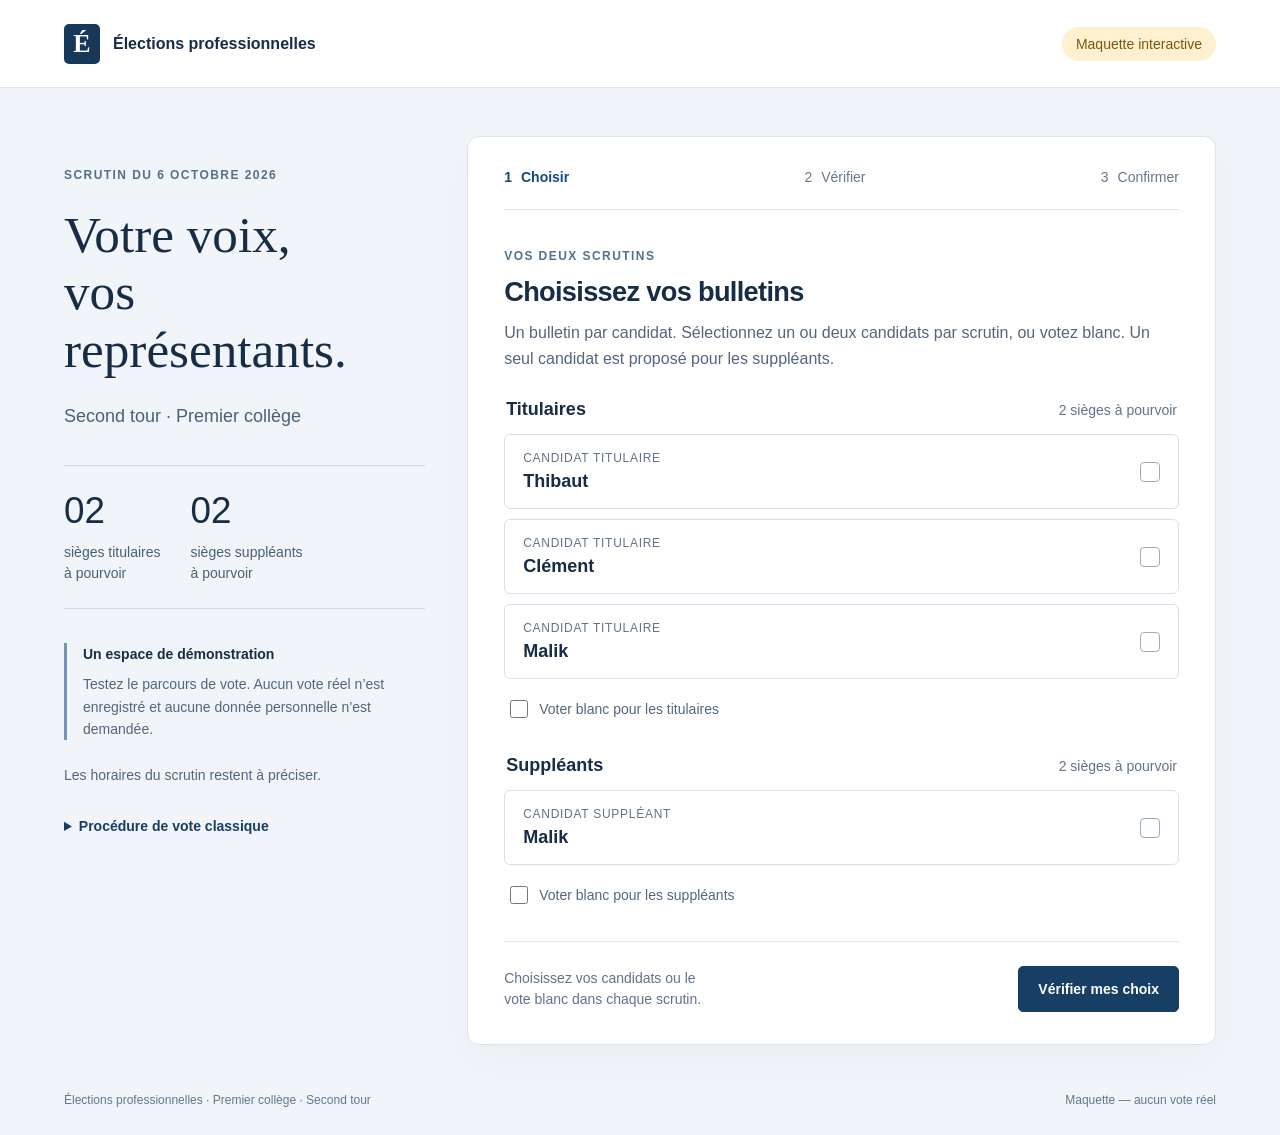
<file: site/index.html>
<!doctype html>
<html lang="fr"><head><meta charset="UTF-8"><meta name="viewport" content="width=device-width,initial-scale=1"><meta name="theme-color" content="#142c49"><title>Élections professionnelles · Second tour</title><link rel="stylesheet" href="style.css"></head>
<body><header><div class="brand"><span class="brand-mark">É</span> Élections professionnelles</div><span class="demo">Maquette interactive</span></header>
<main><aside><div class="eyebrow">SCRUTIN DU 6 OCTOBRE 2026</div><h1>Votre voix,<br>vos représentants.</h1><p class="intro">Second tour · Premier collège</p><div class="facts"><div><strong>02</strong><span>sièges titulaires<br>à pourvoir</span></div><div><strong>02</strong><span>sièges suppléants<br>à pourvoir</span></div></div><div class="notice"><strong>Un espace de démonstration</strong><p>Testez le parcours de vote. Aucun vote réel n’est enregistré et aucune donnée personnelle n’est demandée.</p></div><p class="note">Les horaires du scrutin restent à préciser.</p><details class="procedure"><summary>Procédure de vote classique</summary><p>Pour un vote papier en présentiel :</p><ol><li>Présentez-vous au bureau de vote pendant les horaires prévus. Le bureau vérifie votre inscription au premier collège et votre identité selon les consignes du scrutin.</li><li>Prenez les bulletins et les enveloppes prévus pour les deux scrutins : titulaires et suppléants.</li><li>Dans l’isoloir, préparez chaque enveloppe en suivant les règles du protocole électoral. Le vote doit rester secret. Pour un vote blanc, suivez les consignes du bureau de vote.</li><li>Déposez chaque enveloppe dans l’urne correspondante, puis signez la liste d’émargement selon les indications du bureau.</li><li>À la clôture, le bureau de vote procède au dépouillement, établit le procès-verbal et proclame les résultats.</li></ol><p><strong>À confirmer pour le scrutin officiel :</strong> la possibilité de réunir plusieurs bulletins individuels dans une enveloppe doit être vérifiée avec le bureau de vote et le protocole électoral. La sélection de deux candidats dans cette maquette ne valide pas cette règle pour le vote papier. Si un vote par correspondance est prévu, appliquez les consignes et délais spécifiques communiqués par l’organisateur.</p></details></aside>
<section class="workspace" aria-label="Bulletins de vote"><ol class="steps"><li id="step1" class="active">1 <span>Choisir</span></li><li id="step2">2 <span>Vérifier</span></li><li id="step3">3 <span>Confirmer</span></li></ol>
<div id="choose"><div class="section-heading"><span class="eyebrow">VOS DEUX SCRUTINS</span><h2>Choisissez vos bulletins</h2><p>Un bulletin par candidat. Sélectionnez un ou deux candidats par scrutin, ou votez blanc. Un seul candidat est proposé pour les suppléants.</p></div><form id="ballots"><fieldset><legend>Titulaires <span>2 sièges à pourvoir</span></legend><div class="choices"><label class="ballot"><input type="checkbox" name="titulaire" value="Thibaut"><span><small>CANDIDAT TITULAIRE</small><strong>Thibaut</strong></span><span class="radio"></span></label><label class="ballot"><input type="checkbox" name="titulaire" value="Clément"><span><small>CANDIDAT TITULAIRE</small><strong>Clément</strong></span><span class="radio"></span></label><label class="ballot"><input type="checkbox" name="titulaire" value="Malik"><span><small>CANDIDAT TITULAIRE</small><strong>Malik</strong></span><span class="radio"></span></label><label class="blank"><input type="checkbox" name="titulaire" value="Vote blanc"> Voter blanc pour les titulaires</label></div></fieldset>
<fieldset><legend>Suppléants <span>2 sièges à pourvoir</span></legend><div class="choices"><label class="ballot"><input type="checkbox" name="suppleant" value="Malik"><span><small>CANDIDAT SUPPLÉANT</small><strong>Malik</strong></span><span class="radio"></span></label><label class="blank"><input type="checkbox" name="suppleant" value="Vote blanc"> Voter blanc pour les suppléants</label></div></fieldset><div class="actions"><span id="selection-status" role="status" aria-live="polite">Choisissez vos candidats ou le vote blanc dans chaque scrutin.</span><button type="submit">Vérifier mes choix</button></div></form></div>
<div id="review" hidden tabindex="-1"><span class="eyebrow">VÉRIFICATION</span><h2>Relisez vos choix</h2><p>Vous pouvez encore modifier vos bulletins avant de confirmer cette simulation.</p><div class="summary"><div><span>Titulaires</span><strong id="review-t"></strong></div><div><span>Suppléants</span><strong id="review-s"></strong></div></div><p class="simulation">Cette confirmation ne constitue pas un vote officiel.</p><div class="actions"><button type="button" class="secondary" id="edit">Modifier mes choix</button><button type="button" id="confirm">Confirmer la simulation</button></div></div>
<div id="success" hidden tabindex="-1"><div class="success-mark" aria-hidden="true">✓</div><span class="eyebrow">PARCOURS TERMINÉ</span><h2>Simulation confirmée</h2><p>Vous avez terminé le parcours de démonstration pour les titulaires et les suppléants.</p><div class="simulation">Aucun bulletin n’a été envoyé ou enregistré. Vous pouvez recommencer autant de fois que vous le souhaitez.</div><button type="button" id="restart">Recommencer la simulation</button></div>
</section></main><footer><span>Élections professionnelles · Premier collège · Second tour</span><span>Maquette — aucun vote réel</span></footer><script src="app.js"></script></body></html>
</file>
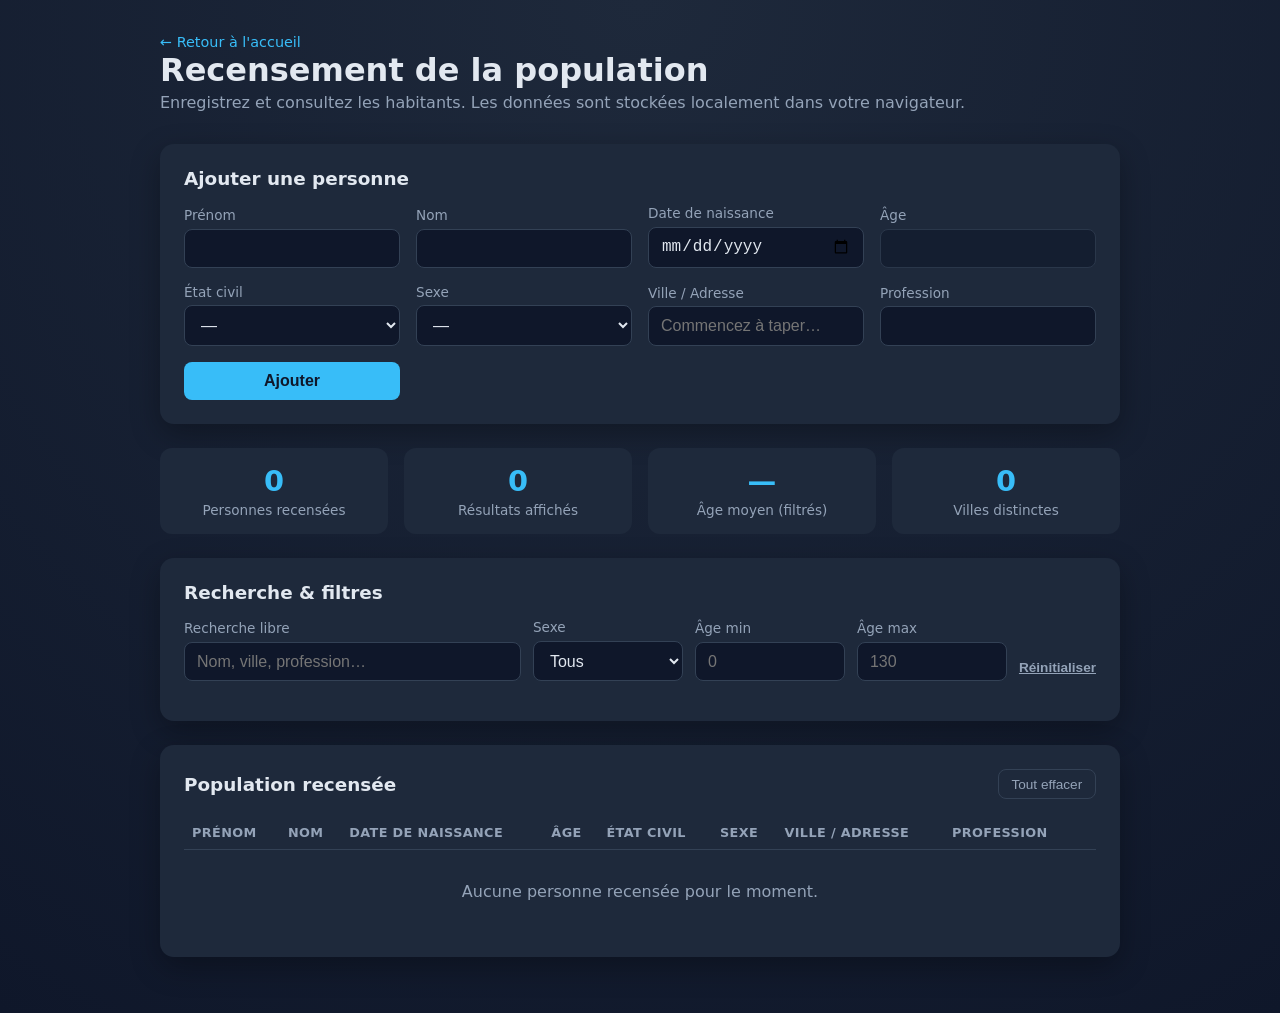
<file: site/recensement.html>
<!doctype html>
<html lang="fr">
<head>
  <meta charset="utf-8">
  <meta name="viewport" content="width=device-width, initial-scale=1">
  <title>Recensement de la population</title>
  <style>
    :root {
      --bg: #0f172a;
      --card: #1e293b;
      --accent: #38bdf8;
      --text: #e2e8f0;
      --muted: #94a3b8;
      --danger: #f87171;
      --border: #334155;
    }
    * { box-sizing: border-box; }
    body {
      margin: 0;
      min-height: 100vh;
      font-family: system-ui, -apple-system, "Segoe UI", Roboto, sans-serif;
      background: radial-gradient(circle at top, #1e293b, var(--bg));
      color: var(--text);
      padding: 2rem 1rem;
    }
    .container { max-width: 960px; margin: 0 auto; }
    h1 { margin: 0 0 0.25rem; font-size: 2rem; }
    .subtitle { color: var(--muted); margin: 0 0 2rem; }
    a.back { color: var(--accent); text-decoration: none; font-size: 0.9rem; }
    a.back:hover { text-decoration: underline; }
    .card {
      background: var(--card);
      padding: 1.5rem;
      border-radius: 14px;
      box-shadow: 0 10px 30px rgba(0, 0, 0, 0.3);
      margin-bottom: 1.5rem;
    }
    .card h2 { margin: 0 0 1rem; font-size: 1.15rem; }
    form {
      display: grid;
      grid-template-columns: repeat(auto-fit, minmax(180px, 1fr));
      gap: 1rem;
      align-items: end;
    }
    .field { display: flex; flex-direction: column; gap: 0.35rem; }
    label { font-size: 0.85rem; color: var(--muted); }
    input, select {
      background: #0f172a;
      color: var(--text);
      border: 1px solid var(--border);
      padding: 0.6rem 0.75rem;
      font-size: 1rem;
      border-radius: 8px;
      outline: none;
      width: 100%;
    }
    input:focus, select:focus { border-color: var(--accent); }
    input[readonly] { opacity: 0.6; cursor: default; }
    button {
      background: var(--accent);
      color: #0f172a;
      border: none;
      padding: 0.65rem 1.3rem;
      font-size: 1rem;
      font-weight: 600;
      border-radius: 8px;
      cursor: pointer;
      transition: transform 0.1s ease, filter 0.1s ease;
    }
    button:hover { filter: brightness(1.1); }
    button:active { transform: scale(0.97); }
    .stats { display: flex; gap: 1rem; flex-wrap: wrap; margin-bottom: 1.5rem; }
    .stat {
      background: var(--card);
      border-radius: 12px;
      padding: 1rem 1.25rem;
      flex: 1;
      min-width: 130px;
      text-align: center;
    }
    .stat .value { font-size: 1.8rem; font-weight: 700; color: var(--accent); }
    .stat .label { color: var(--muted); font-size: 0.85rem; margin-top: 0.25rem; }
    table { width: 100%; border-collapse: collapse; }
    th, td { text-align: left; padding: 0.6rem 0.5rem; border-bottom: 1px solid var(--border); font-size: 0.92rem; }
    th { color: var(--muted); font-weight: 600; font-size: 0.8rem; text-transform: uppercase; letter-spacing: 0.03em; }
    tr:last-child td { border-bottom: none; }
    .empty { color: var(--muted); text-align: center; padding: 2rem 0; }
    .del-btn {
      background: transparent;
      color: var(--danger);
      border: 1px solid var(--border);
      padding: 0.3rem 0.6rem;
      font-size: 0.8rem;
      font-weight: 500;
    }
    .del-btn:hover { border-color: var(--danger); filter: none; }
    .table-head { display: flex; justify-content: space-between; align-items: center; margin-bottom: 1rem; flex-wrap: wrap; gap: 0.5rem; }
    .table-wrap { overflow-x: auto; }
    .ghost { background: transparent; color: var(--muted); border: 1px solid var(--border); font-weight: 400; font-size: 0.85rem; padding: 0.4rem 0.8rem; }
    .ghost:hover { color: var(--danger); border-color: var(--danger); }
    .edit-btn { background: transparent; color: var(--accent); border: 1px solid var(--border); padding: 0.3rem 0.6rem; font-size: 0.8rem; font-weight: 500; margin-right: 0.35rem; }
    .edit-btn:hover { border-color: var(--accent); filter: none; }
    .form-editing { border: 1px solid var(--accent); }
    .hidden { display: none; }
    .filters {
      display: flex;
      flex-wrap: wrap;
      gap: 0.75rem;
      align-items: flex-end;
      margin-bottom: 1rem;
    }
    .filters .field { flex: 1; min-width: 150px; }
    .filters .field.short { max-width: 120px; }
    .reset-link {
      background: transparent;
      border: none;
      color: var(--muted);
      font-size: 0.85rem;
      cursor: pointer;
      padding: 0.4rem 0;
      text-decoration: underline;
      align-self: flex-end;
    }
    .reset-link:hover { color: var(--text); filter: none; }
    .result-count { color: var(--muted); font-size: 0.85rem; }
    mark { background: rgba(56, 189, 248, 0.25); color: var(--accent); border-radius: 2px; }
    .autocomplete-wrap { position: relative; }
    .autocomplete-list {
      position: absolute;
      top: calc(100% + 4px);
      left: 0; right: 0;
      background: #1e293b;
      border: 1px solid var(--border);
      border-radius: 8px;
      z-index: 200;
      list-style: none;
      margin: 0; padding: 0.25rem 0;
      max-height: 220px;
      overflow-y: auto;
      box-shadow: 0 8px 24px rgba(0, 0, 0, 0.45);
    }
    .autocomplete-list li {
      padding: 0.5rem 0.75rem;
      cursor: pointer;
      font-size: 0.9rem;
      line-height: 1.3;
    }
    .autocomplete-list li:hover,
    .autocomplete-list li.ac-active {
      background: rgba(56, 189, 248, 0.15);
      color: var(--accent);
    }
  </style>
</head>
<body>
  <div class="container">
    <a class="back" href="index.html">&larr; Retour à l'accueil</a>
    <h1>Recensement de la population</h1>
    <p class="subtitle">Enregistrez et consultez les habitants. Les données sont stockées localement dans votre navigateur.</p>

    <div class="card">
      <h2>Ajouter une personne</h2>
      <form id="person-form">
        <div class="field">
          <label for="firstName">Prénom</label>
          <input id="firstName" type="text" maxlength="40" required>
        </div>
        <div class="field">
          <label for="lastName">Nom</label>
          <input id="lastName" type="text" maxlength="40" required aria-describedby="dup-error">
          <span id="dup-error" style="color:var(--danger);font-size:0.8rem;margin-top:0.2rem;display:none">Cette personne est déjà recensée.</span>
        </div>
        <div class="field">
          <label for="dob">Date de naissance</label>
          <input id="dob" type="date" max="" required aria-describedby="dob-error">
          <span id="dob-error" style="color:var(--danger);font-size:0.8rem;margin-top:0.2rem;display:none">La personne doit avoir au moins 18 ans.</span>
        </div>
        <div class="field">
          <label for="age">Âge</label>
          <input id="age" type="number" min="0" max="130" readonly>
        </div>
        <div class="field">
          <label for="civil">État civil</label>
          <select id="civil">
            <option value="">—</option>
            <option value="Célibataire">Célibataire</option>
            <option value="Marié(e)">Marié(e)</option>
            <option value="En union civile">En union civile</option>
            <option value="Divorcé(e)">Divorcé(e)</option>
            <option value="Séparé(e)">Séparé(e)</option>
            <option value="Veuf / Veuve">Veuf / Veuve</option>
          </select>
        </div>
        <div class="field">
          <label for="sex">Sexe</label>
          <select id="sex">
            <option value="">—</option>
            <option value="Femme">Femme</option>
            <option value="Homme">Homme</option>
            <option value="Autre">Autre</option>
          </select>
        </div>
        <div class="field">
          <label for="city">Ville / Adresse</label>
          <div class="autocomplete-wrap">
            <input id="city" type="text" maxlength="120" autocomplete="off" placeholder="Commencez à taper…">
            <ul class="autocomplete-list hidden" id="city-suggestions" role="listbox"></ul>
          </div>
        </div>
        <div class="field">
          <label for="job">Profession</label>
          <input id="job" type="text" maxlength="60" list="professions-list" autocomplete="off">
        </div>
        <div class="field" style="display:flex;gap:0.5rem;flex-wrap:wrap">
          <button type="submit" id="submit-btn">Ajouter</button>
          <button type="button" id="cancel-edit-btn" class="ghost" style="display:none">Annuler</button>
        </div>
      </form>
    </div>

    <div class="stats" id="stats"></div>

    <div class="card">
      <h2 style="margin:0 0 1rem">Recherche &amp; filtres</h2>
      <div class="filters">
        <div class="field">
          <label for="search">Recherche libre</label>
          <input id="search" type="search" placeholder="Nom, ville, profession…">
        </div>
        <div class="field short">
          <label for="filter-sex">Sexe</label>
          <select id="filter-sex">
            <option value="">Tous</option>
            <option value="Femme">Femme</option>
            <option value="Homme">Homme</option>
            <option value="Autre">Autre</option>
          </select>
        </div>
        <div class="field short">
          <label for="age-min">Âge min</label>
          <input id="age-min" type="number" min="0" max="130" placeholder="0">
        </div>
        <div class="field short">
          <label for="age-max">Âge max</label>
          <input id="age-max" type="number" min="0" max="130" placeholder="130">
        </div>
        <button class="reset-link" id="reset-filters">Réinitialiser</button>
      </div>
    </div>

    <div class="card">
      <div class="table-head">
        <h2 style="margin:0">Population recensée <span class="result-count" id="result-count"></span></h2>
        <button class="ghost" id="clear-btn">Tout effacer</button>
      </div>
      <div class="table-wrap">
        <table>
          <thead>
            <tr>
              <th>Prénom</th>
              <th>Nom</th>
              <th>Date de naissance</th>
              <th>Âge</th>
              <th>État civil</th>
              <th>Sexe</th>
              <th>Ville / Adresse</th>
              <th>Profession</th>
              <th></th>
            </tr>
          </thead>
          <tbody id="table-body"></tbody>
        </table>
      </div>
      <div class="empty hidden" id="empty-msg">Aucune personne recensée pour le moment.</div>
    </div>
  </div>

  <datalist id="professions-list">
    <!-- Santé -->
    <option value="Médecin généraliste">
    <option value="Médecin spécialiste">
    <option value="Infirmier / Infirmière">
    <option value="Pharmacien / Pharmacienne">
    <option value="Dentiste">
    <option value="Kinésithérapeute">
    <option value="Psychologue">
    <option value="Psychothérapeute">
    <option value="Vétérinaire">
    <option value="Aide-soignant / Aide-soignante">
    <!-- Éducation -->
    <option value="Enseignant / Enseignante">
    <option value="Professeur / Professeure">
    <option value="Éducateur / Éducatrice">
    <option value="Assistant / Assistante social(e)">
    <option value="Étudiant / Étudiante">
    <!-- Ingénierie & technique -->
    <option value="Ingénieur / Ingénieure">
    <option value="Technicien / Technicienne">
    <option value="Développeur / Développeuse informatique">
    <option value="Architecte">
    <option value="Électricien / Électricienne">
    <option value="Plombier / Plombière">
    <option value="Menuisier / Menuisière">
    <option value="Maçon / Maçonne">
    <option value="Mécanicien / Mécanicienne">
    <!-- Gestion & finance -->
    <option value="Comptable">
    <option value="Analyste financier / Analyste financière">
    <option value="Directeur / Directrice">
    <option value="Chef de projet">
    <option value="Consultant / Consultante">
    <option value="Employé de banque">
    <option value="Gestionnaire RH">
    <option value="Manager">
    <!-- Droit & administration -->
    <option value="Avocat / Avocate">
    <option value="Notaire">
    <option value="Fonctionnaire">
    <option value="Secrétaire">
    <option value="Assistant administratif / Assistante administrative">
    <!-- Commerce & services -->
    <option value="Commercial / Commerciale">
    <option value="Employé de commerce">
    <option value="Vendeur / Vendeuse">
    <option value="Agent immobilier / Agente immobilière">
    <option value="Chauffeur / Chauffeuse">
    <option value="Logisticien / Logisticienne">
    <!-- Arts, médias & communication -->
    <option value="Graphiste">
    <option value="Designer">
    <option value="Journaliste">
    <option value="Photographe">
    <option value="Traducteur / Traductrice">
    <option value="Communicant / Communicante">
    <!-- Artisanat & restauration -->
    <option value="Cuisinier / Cuisinière">
    <option value="Boulanger / Boulangère">
    <option value="Coiffeur / Coiffeuse">
    <option value="Serveur / Serveuse">
    <option value="Agriculteur / Agricultrice">
    <!-- Sécurité & défense -->
    <option value="Policier / Policière">
    <option value="Pompier / Pompière">
    <option value="Agent de sécurité">
    <option value="Militaire">
    <!-- Autres -->
    <option value="Retraité / Retraitée">
    <option value="Sans emploi">
    <option value="Indépendant / Indépendante">
  </datalist>

  <script>
    const STORAGE_KEY = "recensement:people";

    const form = document.getElementById("person-form");
    const tableBody = document.getElementById("table-body");
    const emptyMsg = document.getElementById("empty-msg");
    const statsEl = document.getElementById("stats");
    const clearBtn = document.getElementById("clear-btn");
    const resultCount = document.getElementById("result-count");
    const searchInput = document.getElementById("search");
    const filterSex = document.getElementById("filter-sex");
    const ageMin = document.getElementById("age-min");
    const ageMax = document.getElementById("age-max");
    const resetFiltersBtn = document.getElementById("reset-filters");

    const fields = {
      firstName: document.getElementById("firstName"),
      lastName: document.getElementById("lastName"),
      dob: document.getElementById("dob"),
      age: document.getElementById("age"),
      civil: document.getElementById("civil"),
      sex: document.getElementById("sex"),
      city: document.getElementById("city"),
      job: document.getElementById("job"),
    };

    // Limite le calendrier à la date maximale pour avoir 18 ans révolus
    const maxDob = new Date();
    maxDob.setFullYear(maxDob.getFullYear() - 18);
    fields.dob.max = maxDob.toISOString().slice(0, 10);

    function calcAge(dob) {
      if (!dob) return null;
      const today = new Date();
      const birth = new Date(dob);
      let age = today.getFullYear() - birth.getFullYear();
      const m = today.getMonth() - birth.getMonth();
      if (m < 0 || (m === 0 && today.getDate() < birth.getDate())) age--;
      return age >= 0 ? age : 0;
    }

    function formatDob(dob) {
      if (!dob) return "—";
      const [y, m, d] = dob.split("-");
      return `${d}.${m}.${y}`;
    }

    const dobError = document.getElementById("dob-error");
    const dupError = document.getElementById("dup-error");
    const submitBtn = document.getElementById("submit-btn");
    const cancelEditBtn = document.getElementById("cancel-edit-btn");

    let editingId = null;

    function resetForm() {
      form.reset();
      closeSuggestions();
      editingId = null;
      submitBtn.textContent = "Ajouter";
      cancelEditBtn.style.display = "none";
      form.classList.remove("form-editing");
      dobError.style.display = "none";
      dupError.style.display = "none";
      fields.firstName.focus();
    }

    cancelEditBtn.addEventListener("click", resetForm);

    fields.dob.addEventListener("input", () => {
      const age = calcAge(fields.dob.value);
      if (age !== null) {
        fields.age.value = age;
        dobError.style.display = age < 18 ? "block" : "none";
      }
    });

    [fields.firstName, fields.lastName].forEach((el) =>
      el.addEventListener("input", () => { dupError.style.display = "none"; })
    );

    function load() {
      try {
        return JSON.parse(localStorage.getItem(STORAGE_KEY)) || [];
      } catch {
        return [];
      }
    }

    function save(people) {
      localStorage.setItem(STORAGE_KEY, JSON.stringify(people));
    }

    function escapeHtml(str) {
      return String(str ?? "").replace(/[&<>"']/g, (c) => (
        { "&": "&amp;", "<": "&lt;", ">": "&gt;", '"': "&quot;", "'": "&#39;" }[c]
      ));
    }

    function highlight(str, term) {
      if (!term) return escapeHtml(str);
      const escaped = escapeHtml(str);
      const escapedTerm = term.replace(/[.*+?^${}()|[\]\\]/g, "\\$&");
      return escaped.replace(new RegExp(`(${escapedTerm})`, "gi"), "<mark>$1</mark>");
    }

    function applyFilters(people) {
      const term = searchInput.value.trim().toLowerCase();
      const sex = filterSex.value;
      const min = ageMin.value !== "" ? Number(ageMin.value) : null;
      const max = ageMax.value !== "" ? Number(ageMax.value) : null;

      return people.filter((p) => {
        if (sex && p.sex !== sex) return false;
        const age = Number(p.age);
        if (min !== null && age < min) return false;
        if (max !== null && age > max) return false;
        if (term) {
          const haystack = [p.firstName, p.lastName, p.city, p.job].join(" ").toLowerCase();
          if (!haystack.includes(term)) return false;
        }
        return true;
      });
    }

    function render() {
      const all = load();
      const filtered = applyFilters(all);
      const term = searchInput.value.trim();

      tableBody.innerHTML = "";

      if (filtered.length === 0) {
        emptyMsg.textContent = all.length === 0
          ? "Aucune personne recensée pour le moment."
          : "Aucun résultat ne correspond aux filtres.";
        emptyMsg.classList.remove("hidden");
      } else {
        emptyMsg.classList.add("hidden");
        filtered.forEach((p) => {
          const tr = document.createElement("tr");
          tr.innerHTML = `
            <td>${highlight(p.firstName, term)}</td>
            <td>${highlight(p.lastName, term)}</td>
            <td>${formatDob(p.dob)}</td>
            <td>${escapeHtml(p.age)}</td>
            <td>${escapeHtml(p.civil) || "—"}</td>
            <td>${escapeHtml(p.sex) || "—"}</td>
            <td>${highlight(p.city, term)}</td>
            <td>${highlight(p.job, term)}</td>
            <td style="white-space:nowrap">
              <button class="edit-btn" data-id="${p.id}">Modifier</button>
              <button class="del-btn" data-id="${p.id}">Supprimer</button>
            </td>
          `;
          tableBody.appendChild(tr);
        });
      }

      resultCount.textContent = all.length > 0
        ? `— ${filtered.length} / ${all.length}`
        : "";

      renderStats(filtered, all.length);
    }

    function renderStats(people, total) {
      const ages = people.map((p) => Number(p.age)).filter((a) => !isNaN(a));
      const avgAge = ages.length ? Math.round(ages.reduce((s, a) => s + a, 0) / ages.length) : "—";
      const cities = new Set(people.map((p) => (p.city || "").trim().toLowerCase()).filter(Boolean));

      statsEl.innerHTML = `
        <div class="stat"><div class="value">${total}</div><div class="label">Personnes recensées</div></div>
        <div class="stat"><div class="value">${people.length}</div><div class="label">Résultats affichés</div></div>
        <div class="stat"><div class="value">${avgAge}</div><div class="label">Âge moyen (filtrés)</div></div>
        <div class="stat"><div class="value">${cities.size}</div><div class="label">Villes distinctes</div></div>
      `;
    }

    [searchInput, filterSex, ageMin, ageMax].forEach((el) =>
      el.addEventListener("input", render)
    );

    resetFiltersBtn.addEventListener("click", () => {
      searchInput.value = "";
      filterSex.value = "";
      ageMin.value = "";
      ageMax.value = "";
      render();
    });

    form.addEventListener("submit", (e) => {
      e.preventDefault();
      const person = {
        id: Date.now().toString(36) + Math.random().toString(36).slice(2, 6),
        firstName: fields.firstName.value.trim(),
        lastName: fields.lastName.value.trim(),
        dob: fields.dob.value,
        age: fields.age.value.trim(),
        civil: fields.civil.value,
        sex: fields.sex.value,
        city: fields.city.value.trim(),
        job: fields.job.value.trim(),
      };
      if (!person.firstName || !person.lastName || !person.dob) return;
      if (calcAge(person.dob) < 18) {
        dobError.style.display = "block";
        fields.dob.focus();
        return;
      }
      dobError.style.display = "none";

      const people = load();
      const duplicate = people.some((p) =>
        p.id !== editingId &&
        p.firstName.trim().toLowerCase() === person.firstName.toLowerCase() &&
        p.lastName.trim().toLowerCase() === person.lastName.toLowerCase()
      );
      if (duplicate) {
        dupError.style.display = "block";
        fields.firstName.focus();
        return;
      }
      dupError.style.display = "none";

      if (editingId) {
        const idx = people.findIndex((p) => p.id === editingId);
        if (idx !== -1) people[idx] = { ...people[idx], ...person, id: editingId };
      } else {
        people.push(person);
      }
      save(people);
      resetForm();
      render();
    });

    tableBody.addEventListener("click", (e) => {
      if (e.target.closest(".edit-btn")) {
        const id = e.target.closest(".edit-btn").dataset.id;
        const p = load().find((x) => x.id === id);
        if (!p) return;
        editingId = id;
        fields.firstName.value = p.firstName;
        fields.lastName.value = p.lastName;
        fields.dob.value = p.dob;
        fields.age.value = p.age;
        fields.civil.value = p.civil || "";
        fields.sex.value = p.sex || "";
        fields.city.value = p.city || "";
        fields.job.value = p.job || "";
        submitBtn.textContent = "Mettre à jour";
        cancelEditBtn.style.display = "inline-flex";
        form.classList.add("form-editing");
        dupError.style.display = "none";
        dobError.style.display = "none";
        form.scrollIntoView({ behavior: "smooth", block: "start" });
        fields.firstName.focus();
        return;
      }
      const delBtn = e.target.closest(".del-btn");
      if (!delBtn) return;
      save(load().filter((p) => p.id !== delBtn.dataset.id));
      if (editingId === delBtn.dataset.id) resetForm();
      render();
    });

    clearBtn.addEventListener("click", () => {
      if (load().length === 0) return;
      if (confirm("Effacer tout le recensement ? Cette action est irréversible.")) {
        save([]);
        render();
      }
    });

    // --- Autocomplétion adresse (API Adresse data.gouv.fr) ---
    const cityInput = fields.city;
    const suggestionsEl = document.getElementById("city-suggestions");
    let acTimer = null;
    let acIndex = -1;

    function closeSuggestions() {
      suggestionsEl.classList.add("hidden");
      suggestionsEl.innerHTML = "";
      acIndex = -1;
    }

    function setActive(items, index) {
      items.forEach((li, i) => li.classList.toggle("ac-active", i === index));
    }

    function showSuggestions(labels) {
      suggestionsEl.innerHTML = "";
      if (!labels.length) { closeSuggestions(); return; }
      labels.forEach((label) => {
        const li = document.createElement("li");
        li.textContent = label;
        li.setAttribute("role", "option");
        li.addEventListener("mousedown", (e) => {
          e.preventDefault();
          cityInput.value = label;
          closeSuggestions();
        });
        suggestionsEl.appendChild(li);
      });
      suggestionsEl.classList.remove("hidden");
      acIndex = -1;
    }

    cityInput.addEventListener("input", () => {
      clearTimeout(acTimer);
      const q = cityInput.value.trim();
      if (q.length < 3) { closeSuggestions(); return; }
      acTimer = setTimeout(async () => {
        try {
          // Photon (OpenStreetMap) — bbox restreint à la Suisse
          const bbox = "5.9559,45.8180,10.4923,47.8084";
          const url = `https://photon.komoot.io/api/?q=${encodeURIComponent(q)}&limit=6&lang=fr&bbox=${bbox}`;
          const res = await fetch(url);
          if (!res.ok) return;
          const data = await res.json();
          const labels = data.features.map((f) => {
            const p = f.properties;
            const street = [p.street, p.housenumber].filter(Boolean).join(" ");
            const locality = [p.postcode, p.city || p.county].filter(Boolean).join(" ");
            return [p.name !== street ? p.name : null, street, locality]
              .filter(Boolean)
              .filter((v, i, a) => a.indexOf(v) === i)
              .join(", ");
          }).filter(Boolean);
          showSuggestions(labels);
        } catch { /* API indisponible : on laisse la saisie libre */ }
      }, 300);
    });

    cityInput.addEventListener("keydown", (e) => {
      const items = [...suggestionsEl.querySelectorAll("li")];
      if (!items.length || suggestionsEl.classList.contains("hidden")) return;
      if (e.key === "ArrowDown") {
        e.preventDefault();
        acIndex = (acIndex + 1) % items.length;
        setActive(items, acIndex);
      } else if (e.key === "ArrowUp") {
        e.preventDefault();
        acIndex = (acIndex - 1 + items.length) % items.length;
        setActive(items, acIndex);
      } else if (e.key === "Enter" && acIndex >= 0) {
        e.preventDefault();
        cityInput.value = items[acIndex].textContent;
        closeSuggestions();
      } else if (e.key === "Escape") {
        closeSuggestions();
      }
    });

    cityInput.addEventListener("blur", () => setTimeout(closeSuggestions, 150));
    document.addEventListener("click", (e) => {
      if (!e.target.closest(".autocomplete-wrap")) closeSuggestions();
    });

    render();
  </script>
</body>
</html>
</file>
<file: site/style.css>
:root{font-family:Inter,Arial,sans-serif;color:#172d46;background:#f1f4f8;font-size:16px;font-synthesis:none}*{box-sizing:border-box}body{margin:0}header{height:88px;display:flex;justify-content:space-between;align-items:center;padding:0 5%;background:white;border-bottom:1px solid #dce3ec}.brand{display:flex;align-items:center;gap:13px;font-weight:700}.brand-mark{display:grid;place-items:center;width:36px;height:40px;background:#173858;color:white;border-radius:5px;font-family:Georgia,serif;font-size:26px}.demo{font-size:.875rem;padding:9px 14px;background:#fff1cf;color:#795714;border-radius:30px}main{max-width:1400px;margin:0 auto;display:grid;grid-template-columns:35% 65%;padding:48px 5%;gap:0}aside{padding:32px 42px 32px 0}.eyebrow{font-size:.75rem;font-weight:700;letter-spacing:.12em;color:#52718c}h1{font-family:Georgia,serif;font-size:clamp(2.6rem,4vw,3.8rem);line-height:1.12;font-weight:400;margin:24px 0}.intro{font-size:1.125rem;color:#4a6076}.facts{display:flex;gap:30px;border-top:1px solid #ced8e3;border-bottom:1px solid #ced8e3;margin:34px 0;padding:24px 0}.facts div{display:flex;flex-direction:column;gap:10px}.facts strong{font-size:2.3rem;font-weight:400}.facts span{font-size:.875rem;line-height:1.5;color:#4a6076}.notice{font-size:.875rem;line-height:1.6;border-left:3px solid #7395b6;padding-left:16px}.notice p{color:#53667b;margin:8px 0}.note{font-size:.875rem;color:#53667b;margin-top:24px}.workspace{background:white;border:1px solid #dce3ec;border-radius:12px;padding:32px 36px;box-shadow:0 16px 48px #17385808}.steps{display:flex;justify-content:space-between;list-style:none;margin:0 0 36px;padding:0 0 24px;border-bottom:1px solid #e1e7ee;gap:12px}.steps li{color:#65778a;font-size:.875rem;display:flex;align-items:center;gap:9px}.steps li.active{color:#124a81;font-weight:700}.steps li.active:first-letter{color:#124a81}h2{font-size:1.7rem;margin:12px 0;letter-spacing:-.025em}p{line-height:1.6}.section-heading p,#review>p,#success>p{color:#53667b;margin:0 0 28px}fieldset{border:0;padding:0;margin:0 0 26px;min-width:0}legend{width:100%;font-size:1.125rem;font-weight:700;margin-bottom:14px;display:flex;justify-content:space-between;align-items:center;gap:10px}legend span{font-size:.875rem;font-weight:400;color:#607389}.choices{display:grid;gap:10px}.ballot{position:relative;display:flex;justify-content:space-between;align-items:center;gap:15px;cursor:pointer;border:1px solid #d7e0ea;border-radius:6px;padding:16px 18px;transition:background .15s,border-color .15s}.ballot:hover{border-color:#7b9bb9;background:#f6f9fc}.ballot:has(input:checked){border-color:#236da5;background:#eff6fc;box-shadow:inset 3px 0 #236da5}.ballot input{position:absolute;opacity:0;width:100%;height:100%;inset:0;margin:0;cursor:pointer}.ballot:has(input:focus-visible){outline:3px solid #e2ab37;outline-offset:3px}.ballot small{font-size:.75rem;letter-spacing:.06em;color:#607389;display:block;margin-bottom:6px}.ballot strong{font-size:1.125rem;font-weight:600}.radio{height:20px;width:20px;border:1.5px solid #9aacbd;border-radius:50%;flex-shrink:0}.ballot input:checked~.radio{border:6px solid #236da5}.blank{display:flex;align-items:center;gap:8px;padding:8px 2px;font-size:.875rem;color:#52677e;cursor:pointer}.blank input{accent-color:#236da5;width:18px;height:18px}.actions{border-top:1px solid #e1e7ee;padding-top:24px;display:flex;justify-content:space-between;align-items:center;gap:16px}.actions>span{font-size:.875rem;color:#607389;max-width:220px;line-height:1.5}button{background:#173e65;border:1px solid #173e65;color:white;font:inherit;font-size:.875rem;font-weight:600;padding:14px 19px;border-radius:5px;cursor:pointer}button:hover{background:#245780}button:focus-visible{outline:3px solid #e2ab37;outline-offset:3px}.secondary{background:white;color:#173e65}.secondary:hover{background:#edf3f9}.summary{border:1px solid #d7e0ea;border-radius:6px;margin:30px 0}.summary div{display:flex;justify-content:space-between;gap:20px;padding:24px}.summary div+div{border-top:1px solid #d7e0ea}.summary span{color:#607389}.simulation{background:#f2f6fa;padding:18px;border-radius:6px;font-size:.875rem;color:#52677e;line-height:1.6;margin:24px 0}#review,#success{outline:none}#success{padding:25px 0}.success-mark{background:#e6f3ee;color:#287459;border-radius:50%;width:58px;height:58px;display:grid;place-items:center;font-size:1.7rem;margin-bottom:28px}footer{max-width:1400px;margin:auto;display:flex;justify-content:space-between;gap:20px;padding:0 5% 28px;font-size:.75rem;color:#63778b}[hidden]{display:none!important}@media(max-width:950px){main{grid-template-columns:1fr;padding-top:20px}aside{padding:15px 0 25px}h1{font-size:2.5rem;margin:15px 0}h1 br{display:none}.facts{margin:20px 0;padding:15px 0}.facts div{flex-direction:row;align-items:center}.notice{max-width:650px}.note{margin-top:12px}.workspace{padding:25px}}@media(max-width:520px){header{padding:16px 5%;height:auto;gap:12px;align-items:flex-start}.brand{font-size:.875rem}.demo{font-size:.75rem;white-space:nowrap}.brand-mark{display:none}main{padding:20px 4%}.workspace{padding:24px 18px}.steps{gap:8px}.steps li{font-size:.8rem;gap:5px}legend{align-items:flex-start}.actions{flex-direction:column;align-items:stretch}.actions>span{max-width:none}.summary div{padding:20px 16px}footer{flex-direction:column;gap:8px}.facts{gap:24px}h2{font-size:1.5rem}}

.procedure{margin-top:28px;font-size:.875rem;line-height:1.6}.procedure summary{font-weight:700;cursor:pointer;color:#173e65}.procedure ol{padding-left:22px}.procedure li{margin:12px 0}.radio{border-radius:4px}.ballot input:checked~.radio{border:6px solid #236da5}
</file>
